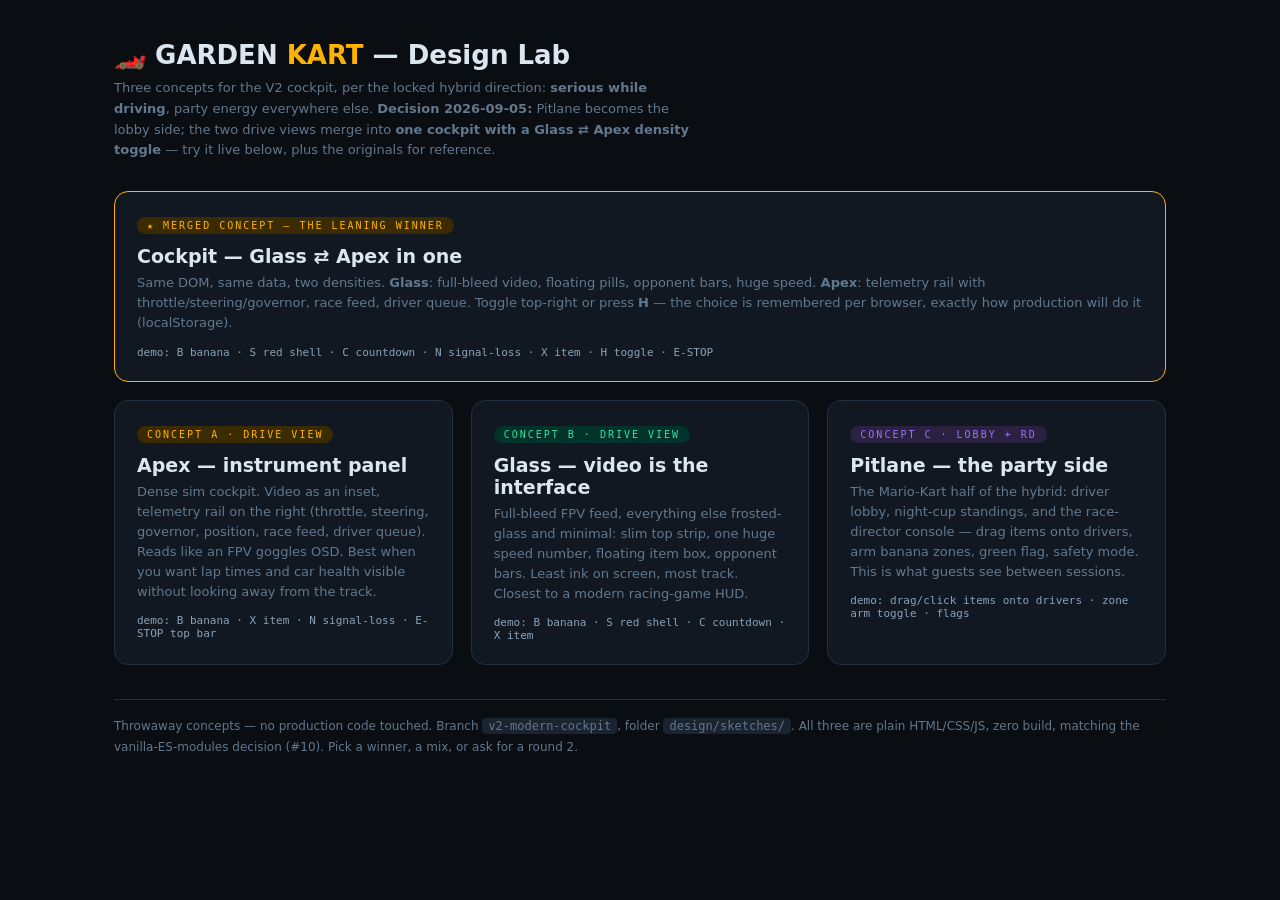
<file: design/sketches/index.html>
<!doctype html>
<html lang="en">
<head>
<meta charset="utf-8">
<meta name="viewport" content="width=device-width, initial-scale=1">
<title>Garden Kart — Design Lab</title>
<style>
  :root{--bg:#0a0d12;--card:#121821;--line:#22303f;--fg:#dbe6f0;--dim:#61788e;
        --amber:#ffb300;--mint:#35e0a1;--grape:#9775fa;
        --font:"Segoe UI",system-ui,sans-serif;--mono:"Cascadia Code",Consolas,monospace}
  *{box-sizing:border-box;margin:0;padding:0}
  body{background:var(--bg);color:var(--fg);font-family:var(--font);padding:40px 24px;max-width:1100px;margin:auto}
  h1{font-size:26px;font-weight:800}
  h1 span{color:var(--amber)}
  .lead{color:var(--dim);margin:8px 0 30px;max-width:70ch;line-height:1.6}
  .grid{display:grid;grid-template-columns:repeat(auto-fit,minmax(300px,1fr));gap:18px}
  a.card{display:block;background:var(--card);border:1px solid var(--line);border-radius:14px;
     padding:22px;text-decoration:none;color:inherit;transition:.15s}
  a.card:hover{transform:translateY(-3px);border-color:var(--fg)}
  .tag{font-family:var(--mono);font-size:10px;letter-spacing:.2em;padding:3px 10px;border-radius:99px}
  .a .tag{background:#3a2c00;color:var(--amber)} .b .tag{background:#00332a;color:var(--mint)}
  .c .tag{background:#2b2140;color:var(--grape)}
  h2{margin:12px 0 6px;font-size:19px}
  p{color:var(--dim);font-size:13px;line-height:1.55}
  .keys{margin-top:12px;font-family:var(--mono);font-size:11px;color:#8aa2b8}
  footer{margin-top:34px;color:var(--dim);font-size:12px;line-height:1.7;border-top:1px solid var(--line);padding-top:16px}
  code{font-family:var(--mono);background:#1a2430;padding:1px 6px;border-radius:4px}
</style>
</head>
<body>
<h1>🏎️ GARDEN <span>KART</span> — Design Lab</h1>
<p class="lead">Three concepts for the V2 cockpit, per the locked hybrid direction:
<b>serious while driving</b>, party energy everywhere else. <b>Decision 2026-09-05:</b>
Pitlane becomes the lobby side; the two drive views merge into <b>one cockpit with a
Glass ⇄ Apex density toggle</b> — try it live below, plus the originals for reference.</p>

<div class="grid">
  <a class="card d" href="cockpit.html" style="grid-column:1/-1;border-color:var(--amber)">
    <span class="tag" style="background:#3a2c00;color:var(--amber)">★ MERGED CONCEPT — THE LEANING WINNER</span>
    <h2>Cockpit — Glass ⇄ Apex in one</h2>
    <p>Same DOM, same data, two densities. <b>Glass</b>: full-bleed video, floating pills,
    opponent bars, huge speed. <b>Apex</b>: telemetry rail with throttle/steering/governor,
    race feed, driver queue. Toggle top-right or press <b>H</b> — the choice is remembered per
    browser, exactly how production will do it (localStorage).</p>
    <div class="keys">demo: B banana · S red shell · C countdown · N signal-loss · X item · H toggle · E-STOP</div>
  </a>
  <a class="card a" href="apex.html">
    <span class="tag">CONCEPT A · DRIVE VIEW</span>
    <h2>Apex — instrument panel</h2>
    <p>Dense sim cockpit. Video as an inset, telemetry rail on the right (throttle, steering,
    governor, position, race feed, driver queue). Reads like an FPV goggles OSD. Best when you
    want lap times and car health visible without looking away from the track.</p>
    <div class="keys">demo: B banana · X item · N signal-loss · E-STOP top bar</div>
  </a>
  <a class="card b" href="glass.html">
    <span class="tag">CONCEPT B · DRIVE VIEW</span>
    <h2>Glass — video is the interface</h2>
    <p>Full-bleed FPV feed, everything else frosted-glass and minimal: slim top strip, one huge
    speed number, floating item box, opponent bars. Least ink on screen, most track. Closest to
    a modern racing-game HUD.</p>
    <div class="keys">demo: B banana · S red shell · C countdown · X item</div>
  </a>
  <a class="card c" href="pitlane.html">
    <span class="tag">CONCEPT C · LOBBY + RD</span>
    <h2>Pitlane — the party side</h2>
    <p>The Mario-Kart half of the hybrid: driver lobby, night-cup standings, and the race-director
    console — drag items onto drivers, arm banana zones, green flag, safety mode. This is what
    guests see between sessions.</p>
    <div class="keys">demo: drag/click items onto drivers · zone arm toggle · flags</div>
  </a>
</div>

<footer>
  Throwaway concepts — no production code touched. Branch <code>v2-modern-cockpit</code>,
  folder <code>design/sketches/</code>. All three are plain HTML/CSS/JS, zero build, matching the
  vanilla-ES-modules decision (#10). Pick a winner, a mix, or ask for a round 2.
</footer>
</body>
</html>
</file>
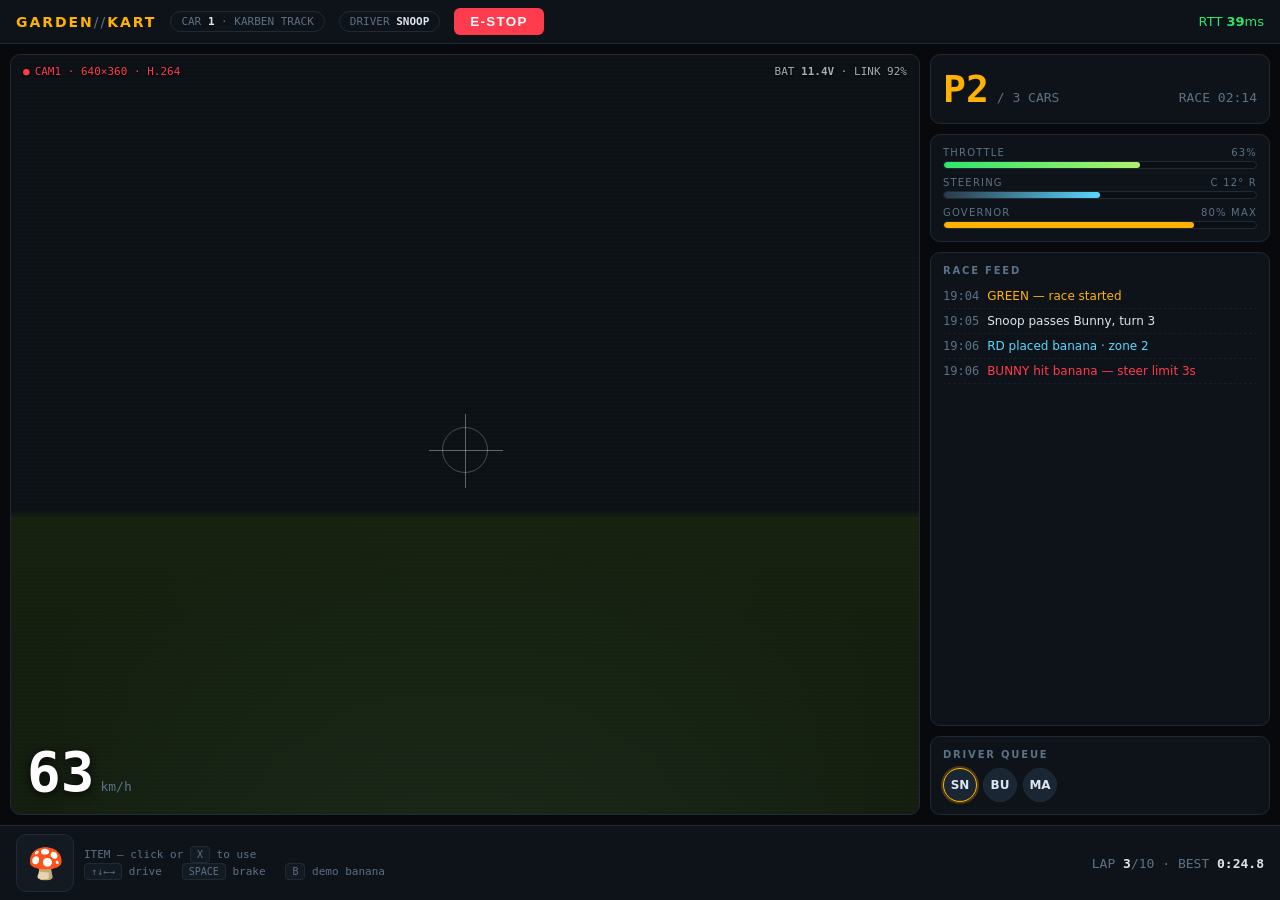
<file: design/sketches/apex.html>
<!doctype html>
<html lang="en">
<head>
<meta charset="utf-8">
<meta name="viewport" content="width=device-width, initial-scale=1">
<title>Garden Kart · Concept A “Apex” — sim rail</title>
<style>
  /* ── Concept A: APEX ─────────────────────────────────────
     Stance: serious instrument panel while driving.
     Video is an inset; data density wins. Race-day dusk palette. */
  :root{
    --bg:#07090c; --panel:#0e1319; --panel2:#131a22; --line:#1f2a36;
    --fg:#dbe6f0; --dim:#5c7186; --accent:#ffb300;      /* kart amber */
    --good:#2ee66b; --warn:#ffcc00; --bad:#ff3b4e;
    --telemetry:#59d8ff;
    --font:"Segoe UI",system-ui,-apple-system,Roboto,Arial,sans-serif;
    --mono:"Cascadia Code","Consolas",ui-monospace,monospace;
  }
  *{box-sizing:border-box;margin:0;padding:0}
  html,body{height:100%}
  body{background:var(--bg);color:var(--fg);font-family:var(--font);font-size:13px;
       display:grid;grid-template-rows:auto 1fr auto;overflow:hidden}

  header{display:flex;align-items:center;gap:14px;padding:8px 16px;
         background:var(--panel);border-bottom:1px solid var(--line)}
  .logo{font-weight:800;letter-spacing:.14em;color:var(--accent);font-size:14px}
  .logo span{color:var(--dim);font-weight:400}
  .chip{font-family:var(--mono);font-size:11px;padding:3px 10px;border-radius:99px;
        border:1px solid var(--line);color:var(--dim)}
  .chip b{color:var(--fg)}
  #lat{margin-left:auto}
  #lat.good{color:var(--good);border-color:#1c4a2c}
  .esp{background:var(--bad);color:#fff;border:none;font-weight:800;letter-spacing:.1em;
       padding:6px 16px;border-radius:6px;cursor:pointer}
  .esp.armed{animation:pulse 1s infinite}
  @keyframes pulse{50%{opacity:.55}}

  main{display:grid;grid-template-columns:1fr 340px;gap:10px;padding:10px;min-height:0}

  /* video stage */
  .stage{position:relative;border:1px solid var(--line);border-radius:10px;overflow:hidden;
         background:
           radial-gradient(120% 90% at 50% 110%, #1c2a1a 0%, transparent 55%),
           linear-gradient(#0c1116 60%, #16210f 61%, #101a0c 100%)}
  .stage .scan{position:absolute;inset:0;background:
      repeating-linear-gradient(0deg,transparent 0 3px,rgba(255,255,255,.012) 3px 4px)}
  .crosshair{position:absolute;left:50%;top:52%;width:46px;height:46px;transform:translate(-50%,-50%);
      border:1px solid rgba(255,255,255,.25);border-radius:50%}
  .crosshair::before,.crosshair::after{content:"";position:absolute;background:rgba(255,255,255,.35)}
  .crosshair::before{left:50%;top:-14px;width:1px;height:74px}
  .crosshair::after{top:50%;left:-14px;height:1px;width:74px}
  .osd{position:absolute;font-family:var(--mono);font-size:11px;color:rgba(219,230,240,.75);
       text-shadow:0 1px 2px #000}
  .osd.tl{top:10px;left:12px} .osd.tr{top:10px;right:12px;text-align:right}
  .rec{color:var(--bad)} .rec::before{content:"●";margin-right:5px;animation:pulse 1.4s infinite}
  .nosig{position:absolute;inset:0;display:none;place-items:center;background:#000d;
         font-family:var(--mono);letter-spacing:.3em;color:var(--bad)}

  /* speed gauge bottom-left of video */
  .spd{position:absolute;left:16px;bottom:14px;display:flex;align-items:baseline;gap:6px}
  .spd .n{font-family:var(--mono);font-size:56px;font-weight:700;color:#fff;line-height:1;
          text-shadow:0 2px 10px rgba(0,0,0,.8)}
  .spd .u{color:var(--dim);font-family:var(--mono)}

  /* right rail */
  aside{display:grid;grid-template-rows:auto auto 1fr auto;gap:10px;min-height:0}
  .card{background:var(--panel);border:1px solid var(--line);border-radius:10px;padding:12px}
  .card h3{font-size:10px;letter-spacing:.18em;color:var(--dim);margin-bottom:8px}
  .pos{display:flex;align-items:baseline;gap:8px}
  .pos .p{font-family:var(--mono);font-size:38px;font-weight:800;color:var(--accent)}
  .pos .of{color:var(--dim);font-family:var(--mono)}
  .kv{display:grid;grid-template-columns:1fr auto;row-gap:6px;font-family:var(--mono);font-size:12px}
  .kv .k{color:var(--dim)}
  .bars{display:flex;flex-direction:column;gap:8px}
  .bar label{display:flex;justify-content:space-between;font-size:10px;
             letter-spacing:.12em;color:var(--dim);margin-bottom:3px}
  .bar .track{height:8px;border-radius:4px;background:#0a0f14;border:1px solid var(--line);overflow:hidden}
  .bar .fill{height:100%;border-radius:4px}
  .thr .fill{width:62%;background:linear-gradient(90deg,var(--good),#aef26a)}
  .strk .fill{width:50%;background:linear-gradient(90deg,#2a3947,var(--telemetry))}
  .gov .fill{width:80%;background:var(--accent)}

  .feed{min-height:0;overflow:auto}
  .feed li{list-style:none;display:flex;gap:8px;padding:5px 0;border-bottom:1px dashed #16202b;
           font-size:12px}
  .feed time{color:var(--dim);font-family:var(--mono);flex:none}
  .feed .sys{color:var(--telemetry)} .feed .hit{color:var(--bad)} .feed .race{color:var(--accent)}

  /* driver queue */
  .queue{display:flex;gap:6px;flex-wrap:wrap}
  .avatar{width:34px;height:34px;border-radius:50%;display:grid;place-items:center;
          font-weight:700;font-size:12px;background:#1a2634;border:1px solid var(--line)}
  .avatar.active{border-color:var(--accent);box-shadow:0 0 0 2px rgba(255,179,0,.25)}

  footer{display:flex;gap:10px;align-items:center;padding:8px 16px;background:var(--panel);
         border-top:1px solid var(--line)}
  .item{width:58px;height:58px;border-radius:10px;background:var(--panel2);border:1px solid var(--line);
        display:grid;place-items:center;font-size:30px;cursor:pointer;transition:transform .15s}
  .item.rolling{animation:roll .4s steps(6) 1}
  @keyframes roll{from{transform:rotateX(0)}to{transform:rotateX(360deg)}}
  .hint{color:var(--dim);font-family:var(--mono);font-size:11px}
  .laps{margin-left:auto;font-family:var(--mono);color:var(--dim)}
  .laps b{color:var(--fg)}
  .keys{display:flex;gap:4px}
  .key{font-family:var(--mono);font-size:10px;border:1px solid var(--line);border-radius:4px;
       padding:2px 6px;color:var(--dim);background:var(--panel2)}

  /* banana effect demo */
  body.banana .stage{filter:hue-rotate(-25deg) saturate(.6)}
  body.banana{outline:3px solid var(--bad)}
  #toasts{position:fixed;left:50%;top:64px;transform:translateX(-50%);display:flex;
          flex-direction:column;gap:6px;align-items:center;z-index:50}
  .toast{background:#000c;border:1px solid var(--line);border-radius:8px;padding:8px 18px;
         font-family:var(--mono);letter-spacing:.12em;animation:fade 2.4s forwards}
  .toast.bad{border-color:var(--bad);color:var(--bad)}
  .toast.good{border-color:var(--good);color:var(--good)}
  @keyframes fade{0%{opacity:0;transform:translateY(-8px)}12%{opacity:1;transform:none}
                  80%{opacity:1}100%{opacity:0}}
</style>
</head>
<body>
<header>
  <div class="logo">GARDEN<span>//</span>KART</div>
  <div class="chip">CAR <b>1</b> · KARBEN TRACK</div>
  <div class="chip">DRIVER <b id="drv">SNOOP</b></div>
  <button class="esp" id="esp">E-STOP</button>
  <div class="chip good" id="lat">RTT <b>46</b>ms</div>
</header>

<main>
  <section class="stage">
    <div class="scan"></div>
    <div class="crosshair"></div>
    <div class="osd tl rec">CAM1 · 640×360 · H.264</div>
    <div class="osd tr">BAT <b>11.4V</b> · LINK 92%</div>
    <div class="spd"><span class="n" id="spd">62</span><span class="u">km/h</span></div>
    <div class="nosig" id="nosig">NO&nbsp;SIGNAL</div>
  </section>

  <aside>
    <div class="card pos">
      <span class="p" id="place">P2</span><span class="of">/ 3 CARS</span>
      <span style="margin-left:auto;font-family:var(--mono);color:var(--dim)" id="clock">RACE 02:14</span>
    </div>

    <div class="card bars">
      <div class="bar thr"><label><span>THROTTLE</span><span id="thrt">62%</span></label>
        <div class="track"><div class="fill" id="thrf"></div></div></div>
      <div class="bar strk"><label><span>STEERING</span><span>C 12° R</span></label>
        <div class="track"><div class="fill"></div></div></div>
      <div class="bar gov"><label><span>GOVERNOR</span><span>80% MAX</span></label>
        <div class="track"><div class="fill"></div></div></div>
    </div>

    <div class="card feed">
      <h3>RACE FEED</h3>
      <ul id="feed">
        <li><time>19:04</time><span class="race">GREEN — race started</span></li>
        <li><time>19:05</time><span>Snoop passes Bunny, turn 3</span></li>
        <li><time>19:06</time><span class="sys">RD placed banana · zone 2</span></li>
        <li><time>19:06</time><span class="hit">BUNNY hit banana — steer limit 3s</span></li>
      </ul>
    </div>

    <div class="card">
      <h3>DRIVER QUEUE</h3>
      <div class="queue">
        <div class="avatar active" title="Snoop (driving)">SN</div>
        <div class="avatar" title="Bunny">BU</div>
        <div class="avatar" title="Max">MA</div>
      </div>
    </div>
  </aside>
</main>

<footer>
  <div class="item" id="itembox" title="Press X / click to use">🍄</div>
  <div>
    <div class="hint">ITEM — click or <span class="key">X</span> to use</div>
    <div class="hint" style="margin-top:4px">
      <span class="key">↑↓←→</span> drive &nbsp;
      <span class="key">SPACE</span> brake &nbsp;
      <span class="key">B</span> demo banana
    </div>
  </div>
  <div class="laps">LAP <b id="lap">3</b>/10 · BEST <b>0:24.8</b></div>
</footer>

<div id="toasts"></div>

<script>
  // fake telemetry loop
  const $=s=>document.querySelector(s);
  let v=62;
  setInterval(()=>{
    v=Math.max(0,Math.min(97,v+(Math.random()*7-3.2)));
    $('#spd').textContent=Math.round(v);
    $('#thrt').textContent=Math.round(v)+'%';
    $('#thrf').style.width=v+'%';
  },350);
  let ms=46;
  setInterval(()=>{ ms=Math.max(18,ms+Math.round(Math.random()*16-8));
    const el=$('#lat'); el.innerHTML='RTT <b>'+ms+'</b>ms';
    el.className=ms<80?'good':(ms<200?'':'bad');
    el.style.borderColor=ms<80?'#1c4a2c':(ms<200?'#4a441c':'#4a1c22');
    el.style.color=ms<80?'var(--good)':(ms<200?'var(--warn)':'var(--bad)');
  },900);
  function toast(t,cls){const d=document.createElement('div');d.className='toast '+(cls||'');
    d.textContent=t;$('#toasts').append(d);setTimeout(()=>d.remove(),2400);}
  $('#itembox').onclick=()=>{const it=$('#itembox');it.classList.remove('rolling');void it.offsetWidth;
    it.classList.add('rolling');toast('BOOST ENGAGED — 100% UNLOCKED','good');
    document.querySelector('.gov .fill').style.width='100%';
    document.querySelector('.gov label span:last-child').textContent='BOOST 100%';};
  addEventListener('keydown',e=>{
    if(e.key==='b'||e.key==='B'){document.body.classList.add('banana');
      toast('🍌 BANANA! STEER LIMIT 3s','bad');setTimeout(()=>document.body.classList.remove('banana'),3000);}
    if(e.key==='x'||e.key==='X')$('#itembox').click();});
  $('#esp').onclick=()=>{const b=$('#esp');b.classList.toggle('armed');
    toast(b.classList.contains('armed')?'E-STOP ENGAGED':'E-STOP released',
          b.classList.contains('armed')?'bad':'good');};
  // video blip demo: press N
  addEventListener('keydown',e=>{if(e.key==='n'||e.key==='N')
    $('#nosig').style.display='grid';});
</script>
</body>
</html>
</file>
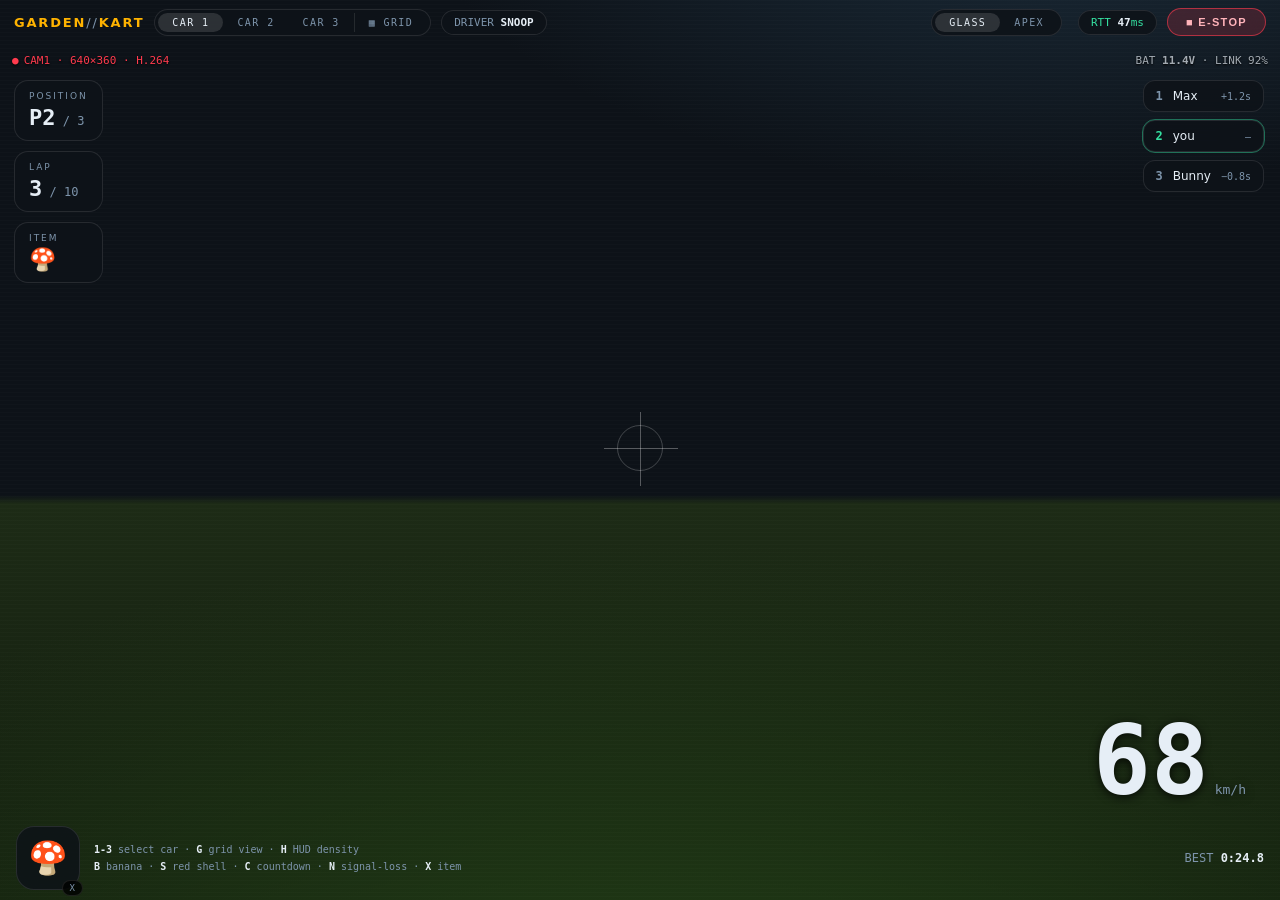
<file: design/sketches/cockpit.html>
<!doctype html>
<html lang="en">
<head>
<meta charset="utf-8">
<meta name="viewport" content="width=device-width, initial-scale=1">
<title>Garden Kart — Merged Cockpit (Glass ⇄ Apex)</title>
<style>
  /* ── MERGED CONCEPT ──────────────────────────────────────
     ONE drive view, TWO densities. Same DOM, same data.
     mode-glass: video full-bleed, floating pills, big speed.
     mode-apex : video inset, telemetry rail expanded (feed,
                 queue, governor). Toggle H or top-bar switch;
                 choice persists in localStorage.
     Stolen wholesale: Glass countdown + item box + opponent
     bars · Apex race feed + governor bar + E-STOP pulse. */
  :root{
    --bg:#07090c; --panel:rgba(14,19,25,.88); --panel2:#131a22;
    --line:rgba(255,255,255,.10); --line-hard:#1f2a36;
    --fg:#e6eef6; --dim:#7d94ab;
    --amber:#ffb300; --mint:#35e0a1; --bad:#ff3b4e; --warn:#ffd23f;
    --tele:#59d8ff;
    --font:"Segoe UI",system-ui,-apple-system,Roboto,sans-serif;
    --mono:"Cascadia Code","Consolas",ui-monospace,monospace;
    --glass:blur(14px) saturate(1.25);
  }
  *{box-sizing:border-box;margin:0;padding:0}
  html,body{height:100%}
  body{font-family:var(--font);color:var(--fg);font-size:13px;overflow:hidden;
       display:grid;grid-template-rows:auto 1fr auto;
       background:
         radial-gradient(140% 100% at 50% 118%, #234017 0%, transparent 58%),
         radial-gradient(90% 60% at 82% -12%, #1b2c3a 0%, transparent 55%),
         linear-gradient(#0d1218 55%, #1d2b16 56%, #121c0e 100%)}
  .scan{position:fixed;inset:0;pointer-events:none;z-index:1;
        background:repeating-linear-gradient(0deg,transparent 0 3px,rgba(255,255,255,.014) 3px 4px)}

  /* ══ top bar ═══════════════════════════════════════════ */
  header{position:relative;z-index:20;display:flex;align-items:center;gap:10px;
         padding:8px 14px}
  .logo{font-weight:800;letter-spacing:.14em;color:var(--amber);font-size:13px}
  .logo span{color:var(--dim);font-weight:400}
  .glassbar{background:var(--panel);backdrop-filter:var(--glass);
            border:1px solid var(--line);border-radius:99px}
  .chip{font-family:var(--mono);font-size:11px;padding:5px 12px;color:var(--dim)}
  .chip b{color:var(--fg)}
  .switch{display:flex;padding:3px;border-radius:99px}
  .switch button{font:inherit;font-family:var(--mono);font-size:10px;letter-spacing:.14em;
    background:none;border:none;color:var(--dim);padding:4px 14px;border-radius:99px;cursor:pointer}
  .switch button.on{background:rgba(255,255,255,.13);color:var(--fg)}
  .esp{border:none;border-radius:99px;padding:7px 18px;font-weight:800;font-size:11px;
       letter-spacing:.12em;cursor:pointer;background:rgba(255,59,78,.18);
       border:1px solid rgba(255,59,78,.6);color:#ffb3ba;backdrop-filter:blur(8px)}
  .esp.armed{background:var(--bad);color:#fff;animation:pulse 1s infinite}
  @keyframes pulse{50%{opacity:.55}}
  #lat{margin-left:6px}

  /* ══ stage (video) ═════════════════════════════════════ */
  main{position:relative;min-height:0;padding:0 14px 10px;z-index:2;
       display:grid;grid-template-columns:1fr 0px;gap:12px;transition:grid-template-columns .35s}
  body.mode-apex main{grid-template-columns:1fr 330px}
  .stage{position:relative;border:1px solid var(--line-hard);border-radius:12px;overflow:hidden;
         margin:0;transition:margin .35s,border-radius .35s}
  body.mode-glass .stage{position:absolute;inset:0;border:none;border-radius:0;margin:0}
  .crosshair{position:absolute;left:50%;top:52%;width:46px;height:46px;transform:translate(-50%,-50%);
      border:1px solid rgba(255,255,255,.22);border-radius:50%}
  .crosshair::before,.crosshair::after{content:"";position:absolute;background:rgba(255,255,255,.3)}
  .crosshair::before{left:50%;top:-14px;width:1px;height:74px}
  .crosshair::after{top:50%;left:-14px;height:1px;width:74px}
  .osd{position:absolute;font-family:var(--mono);font-size:11px;color:rgba(230,238,246,.7);
       text-shadow:0 1px 2px #000;z-index:3}
  .osd.tl{top:10px;left:12px} .osd.tr{top:10px;right:12px;text-align:right}
  .rec{color:var(--bad)} .rec::before{content:"●";margin-right:5px;animation:pulse 1.4s infinite}
  .nosig{position:absolute;inset:0;display:none;place-items:center;background:#000d;
         font-family:var(--mono);letter-spacing:.3em;color:var(--bad);z-index:6}

  /* speed — small & inset in apex, huge & floating in glass */
  .spd{position:absolute;z-index:5;display:flex;align-items:baseline;gap:6px;transition:.35s;
       left:16px;bottom:14px;text-shadow:0 2px 10px rgba(0,0,0,.8)}
  body.mode-glass .spd{left:auto;right:34px;bottom:16px}
  .spd .n{font-family:var(--mono);font-weight:800;line-height:.9;transition:.35s;font-size:56px}
  body.mode-glass .spd .n{font-size:96px}
  .spd .u{color:var(--dim);font-family:var(--mono)}

  /* ══ grid view (spectate all cars) ═════════════════════ */
  .gridview{display:none;grid-template-columns:repeat(3,1fr);gap:12px;min-height:0}
  body.view-grid .gridview{display:grid}
  body.view-grid .stage{display:none}
  .tile{position:relative;border:1px solid var(--line-hard);border-radius:12px;overflow:hidden;
        cursor:pointer;transition:transform .15s,border-color .15s;
        background:
          radial-gradient(120% 90% at 50% 115%, #1c2a1a 0%, transparent 55%),
          linear-gradient(#0c1116 60%, #16210f 61%, #101a0c 100%)}
  .tile:hover{transform:translateY(-3px);border-color:var(--amber)}
  .tile .cam{position:absolute;top:10px;left:12px;font-family:var(--mono);font-size:11px;
             color:rgba(230,238,246,.75);text-shadow:0 1px 2px #000}
  .tile .st{position:absolute;top:10px;right:12px;font-family:var(--mono);font-size:9px;
            letter-spacing:.15em;padding:3px 8px;border-radius:99px}
  .st.live{background:rgba(53,224,161,.15);color:var(--mint);border:1px solid rgba(53,224,161,.4)}
  .st.off{background:rgba(255,59,78,.15);color:var(--bad);border:1px solid rgba(255,59,78,.4)}
  .st.idle{background:rgba(255,210,63,.12);color:var(--warn);border:1px solid rgba(255,210,63,.35)}
  .tile .info{position:absolute;left:12px;bottom:10px;font-family:var(--mono);font-size:11px;color:var(--fg)}
  .tile .info small{color:var(--dim)}
  .tile .tspeed{position:absolute;right:12px;bottom:8px;font-family:var(--mono);
                font-size:26px;font-weight:800;text-shadow:0 2px 8px #000}
  .tile .tspeed small{font-size:10px;color:var(--dim);font-weight:400}
  .tile.nosig{display:grid;place-items:center;background:#05070a}
  .tile.nosig .msg{font-family:var(--mono);letter-spacing:.3em;color:var(--bad);font-size:12px}
  .gridhint{position:absolute;top:52px;left:50%;transform:translateX(-50%);z-index:30;
            font-family:var(--mono);font-size:10px;color:var(--dim);background:#000a;
            padding:4px 14px;border-radius:99px;border:1px solid var(--line)}

  /* ══ floating pills (glass mode) ═══════════════════════ */
  .pills{position:absolute;top:36px;left:14px;display:none;flex-direction:column;gap:10px;z-index:4}
  body.mode-glass .pills{display:flex}
  .pill{background:var(--panel);backdrop-filter:var(--glass);border:1px solid var(--line);
        border-radius:14px;padding:10px 14px}
  .pill .lbl{font-size:9px;letter-spacing:.22em;color:var(--dim);margin-bottom:4px}
  .pill .big{font-family:var(--mono);font-size:22px;font-weight:700}
  .pill .big small{font-size:12px;color:var(--dim);font-weight:400}
  .opp{position:absolute;right:16px;top:36px;display:none;flex-direction:column;gap:8px;z-index:4}
  body.mode-glass .opp{display:flex}
  .opprow{background:var(--panel);backdrop-filter:var(--glass);border:1px solid var(--line);
          border-radius:12px;padding:8px 12px;display:grid;grid-template-columns:auto 1fr auto;
          gap:10px;font-size:12px;align-items:center}
  .opprow .r{font-family:var(--mono);font-weight:800;color:var(--dim)}
  .opprow.me .r{color:var(--mint)}
  .opprow.me{outline:1px solid rgba(53,224,161,.45)}
  .opprow .g{font-family:var(--mono);font-size:10px;color:var(--dim)}

  /* ══ telemetry rail (apex mode) ════════════════════════ */
  aside{display:none;grid-template-rows:auto auto 1fr auto;gap:10px;min-height:0;z-index:4}
  body.mode-apex aside{display:grid}
  .card{background:var(--panel);border:1px solid var(--line-hard);border-radius:12px;padding:12px}
  .card h3{font-size:10px;letter-spacing:.18em;color:var(--dim);margin-bottom:8px}
  .pos{display:flex;align-items:baseline;gap:8px}
  .pos .p{font-family:var(--mono);font-size:34px;font-weight:800;color:var(--amber)}
  .pos .of{color:var(--dim);font-family:var(--mono);font-size:12px}
  .clock{margin-left:auto;font-family:var(--mono);color:var(--dim);font-size:12px}
  .bars{display:flex;flex-direction:column;gap:8px}
  .bar label{display:flex;justify-content:space-between;font-size:10px;
             letter-spacing:.12em;color:var(--dim);margin-bottom:3px}
  .bar .track{height:8px;border-radius:4px;background:#0a0f14;border:1px solid var(--line-hard);overflow:hidden}
  .bar .fill{height:100%;border-radius:4px;transition:width .3s}
  .thr .fill{width:62%;background:linear-gradient(90deg,var(--mint),#b6f5a2)}
  .strk .fill{width:55%;background:linear-gradient(90deg,#2a3947,var(--tele))}
  .gov .fill{width:80%;background:var(--amber)}
  .feed{min-height:0;overflow:auto}
  .feed li{list-style:none;display:flex;gap:8px;padding:5px 0;border-bottom:1px dashed #16202b;font-size:12px}
  .feed time{color:var(--dim);font-family:var(--mono);flex:none}
  .feed .sys{color:var(--tele)} .feed .hit{color:var(--bad)} .feed .race{color:var(--amber)}
  .queue{display:flex;gap:6px;flex-wrap:wrap}
  .avatar{width:34px;height:34px;border-radius:50%;display:grid;place-items:center;
          font-weight:700;font-size:13px;background:#1a2634;border:1px solid var(--line-hard)}
  .avatar.active{border-color:var(--amber);box-shadow:0 0 0 2px rgba(255,179,0,.25)}

  /* ══ footer / item ═════════════════════════════════════ */
  footer{position:relative;z-index:20;display:flex;align-items:center;gap:14px;padding:6px 16px 10px}
  .item{width:64px;height:64px;border-radius:18px;display:grid;place-items:center;font-size:32px;
        cursor:pointer;background:var(--panel);backdrop-filter:var(--glass);
        border:1px solid var(--line);transition:transform .15s;position:relative}
  .item:hover{transform:scale(1.07)}
  .item.rolling{animation:roll .4s steps(6) 1}
  @keyframes roll{from{transform:rotateX(0)}to{transform:rotateX(360deg)}}
  .item .use{position:absolute;bottom:-7px;right:-4px;font-family:var(--mono);font-size:9px;
    padding:2px 7px;border-radius:99px;background:#000c;border:1px solid var(--line);color:var(--dim)}
  .hint{color:var(--dim);font-family:var(--mono);font-size:10px;line-height:1.7}
  .hint b{color:var(--fg)}
  .laps{margin-left:auto;font-family:var(--mono);color:var(--dim);font-size:12px}
  .laps b{color:var(--fg)}

  /* ══ overlays ══════════════════════════════════════════ */
  .count{position:fixed;inset:0;display:none;place-items:center;z-index:40;background:rgba(0,0,0,.35)}
  .count .n{font-family:var(--mono);font-size:170px;font-weight:800;text-shadow:0 0 60px #000;color:#fff}
  .flash{position:fixed;inset:0;pointer-events:none;z-index:30;opacity:0}
  .flash.banana{background:radial-gradient(60% 60% at 50% 100%,rgba(255,210,63,.35),transparent)}
  .flash.shell{background:radial-gradient(80% 80% at 50% 50%,rgba(255,59,78,.5),transparent)}
  .flash.go{animation:fl 1.6s}
  @keyframes fl{0%,100%{opacity:0}20%{opacity:1}70%{opacity:.8}}
  body.banana .stage{filter:hue-rotate(-25deg) saturate(.6)}
  #toasts{position:fixed;left:50%;top:60px;transform:translateX(-50%);display:flex;
          flex-direction:column;gap:6px;align-items:center;z-index:50}
  .toast{background:#000c;border:1px solid var(--line-hard);border-radius:8px;padding:8px 18px;
         font-family:var(--mono);letter-spacing:.12em;animation:fade 2.4s forwards}
  .toast.bad{border-color:var(--bad);color:var(--bad)}
  .toast.good{border-color:var(--mint);color:var(--mint)}
  @keyframes fade{0%{opacity:0;transform:translateY(-8px)}12%{opacity:1}80%{opacity:1}100%{opacity:0}}
</style>
</head>
<body class="mode-glass">
<div class="scan"></div>

<header>
  <div class="logo">GARDEN<span>//</span>KART</div>
  <div class="switch glassbar" id="carseg">
    <button class="on" data-car="1">CAR 1</button>
    <button data-car="2">CAR 2</button>
    <button data-car="3">CAR 3</button>
    <button id="mGrid" style="border-left:1px solid var(--line);border-radius:0">▦ GRID</button>
  </div>
  <div class="chip glassbar">DRIVER <b id="drv">SNOOP</b></div>
  <div style="flex:1"></div>
  <div class="switch glassbar">
    <button id="mGlass">GLASS</button><button id="mApex">APEX</button>
  </div>
  <div class="chip glassbar" id="lat" style="border:1px solid var(--line);border-radius:99px">RTT <b>42</b>ms</div>
  <button class="esp" id="esp">■ E-STOP</button>
</header>

<main>
  <!-- grid view: spectate all cars, click a tile to take that car -->
  <section class="gridview" id="gridview">
    <div class="tile" data-car="1">
      <span class="cam">CAM1 · H.264</span><span class="st live">LIVE</span>
      <div class="info">SNOOP <small>· lap 3 · P2</small></div>
      <div class="tspeed"><span class="tspd-n">62</span><small>km/h</small></div>
    </div>
    <div class="tile" data-car="2">
      <span class="cam">CAM2 · H.264</span><span class="st live">LIVE</span>
      <div class="info">MAX <small>· lap 3 · P1</small></div>
      <div class="tspeed"><span class="tspd-n">71</span><small>km/h</small></div>
    </div>
    <div class="tile nosig" data-car="3">
      <span class="cam">CAM3</span><span class="st off">OFFLINE</span>
      <div class="msg">NO&nbsp;SIGNAL</div>
      <div class="info">BUNNY <small>· car asleep</small></div>
    </div>
  </section>

  <section class="stage">
    <div class="crosshair"></div>
    <div class="osd tl rec">CAM1 · 640×360 · H.264</div>
    <div class="osd tr">BAT <b>11.4V</b> · LINK 92%</div>
    <div class="nosig" id="nosig">NO&nbsp;SIGNAL</div>

    <!-- floating glass HUD -->
    <div class="pills">
      <div class="pill"><div class="lbl">POSITION</div>
        <div class="big">P<span id="placeG">2</span><small> / 3</small></div></div>
      <div class="pill"><div class="lbl">LAP</div>
        <div class="big"><span id="lapG">3</span><small> / 10</small></div></div>
      <div class="pill"><div class="lbl">ITEM</div>
        <div class="big" id="itemG">🍄</div></div>
    </div>
    <div class="opp">
      <div class="opprow"><span class="r">1</span><span>Max</span><span class="g">+1.2s</span></div>
      <div class="opprow me"><span class="r">2</span><span>you</span><span class="g">—</span></div>
      <div class="opprow"><span class="r">3</span><span>Bunny</span><span class="g">−0.8s</span></div>
    </div>

    <div class="spd"><span class="n" id="spd">62</span><span class="u">km/h</span></div>
  </section>

  <!-- apex telemetry rail -->
  <aside>
    <div class="card pos">
      <span class="p" id="placeA">P2</span><span class="of">/ 3 CARS</span>
      <span class="clock" id="clock">RACE 02:14</span>
    </div>
    <div class="card bars">
      <div class="bar thr"><label><span>THROTTLE</span><span id="thrt">62%</span></label>
        <div class="track"><div class="fill" id="thrf"></div></div></div>
      <div class="bar strk"><label><span>STEERING</span><span id="strt">C 12° R</span></label>
        <div class="track"><div class="fill" id="strf"></div></div></div>
      <div class="bar gov"><label><span>GOVERNOR</span><span id="govt">80% MAX</span></label>
        <div class="track"><div class="fill" id="govf"></div></div></div>
    </div>
    <div class="card feed">
      <h3>RACE FEED</h3>
      <ul id="feed">
        <li><time>19:04</time><span class="race">GREEN — race started</span></li>
        <li><time>19:05</time><span>Snoop passes Bunny, turn 3</span></li>
        <li><time>19:06</time><span class="sys">RD placed banana · zone 2</span></li>
        <li><time>19:06</time><span class="hit">BUNNY hit banana — steer limit 3s</span></li>
      </ul>
    </div>
    <div class="card">
      <h3>DRIVER QUEUE</h3>
      <div class="queue">
        <div class="avatar active">SN</div><div class="avatar">BU</div><div class="avatar">MA</div>
      </div>
    </div>
  </aside>
</main>

<footer>
  <div class="item" id="itembox" title="click or X">🍄<span class="use">X</span></div>
  <div class="hint">
    <b>1-3</b> select car · <b>G</b> grid view · <b>H</b> HUD density<br>
    <b>B</b> banana · <b>S</b> red shell · <b>C</b> countdown · <b>N</b> signal-loss · <b>X</b> item
  </div>
  <div class="laps">BEST <b>0:24.8</b></div>
</footer>

<div class="count" id="count"><div class="n">3</div></div>
<div class="flash" id="flash"></div>
<div id="toasts"></div>

<script>
const $=s=>document.querySelector(s);

/* ---- density toggle (persisted) ---- */
function setMode(m){
  document.body.classList.remove('mode-glass','mode-apex');
  document.body.classList.add('mode-'+m);
  $('#mGlass').classList.toggle('on',m==='glass');
  $('#mApex').classList.toggle('on',m==='apex');
  try{localStorage.setItem('gk-hud',m)}catch(e){}
}
let saved='glass';
try{saved=localStorage.getItem('gk-hud')||'glass'}catch(e){}
setMode(saved);
$('#mGlass').onclick=()=>setMode('glass');
$('#mApex').onclick=()=>setMode('apex');

/* ---- car selection + grid view ---- */
const CARS={1:{drv:'SNOOP'},2:{drv:'MAX'},3:{drv:'BUNNY'}};
let car=1, gridView=false;
function applyView(){
  document.body.classList.toggle('view-grid',gridView);
  document.querySelectorAll('#carseg [data-car]').forEach(b=>
    b.classList.toggle('on',!gridView&&+b.dataset.car===car));
  $('#mGrid').classList.toggle('on',gridView);
  $('#itembox').style.visibility=gridView?'hidden':'visible';
}
function selectCar(n){
  if(!CARS[n])return;
  if(n!==car){car=n;v=45+Math.random()*20;
    $('#drv').textContent=CARS[n].drv;
    document.querySelector('.osd.tl').textContent='CAM'+n+' · 640×360 · H.264';
    feedLine('Now viewing CAR '+n+' ('+CARS[n].drv+')','sys');}
  gridView=false;applyView();
}
document.querySelectorAll('#carseg [data-car]').forEach(b=>
  b.onclick=()=>selectCar(+b.dataset.car));
$('#mGrid').onclick=()=>{gridView=!gridView;applyView();};
document.querySelectorAll('.tile').forEach(t=>
  t.onclick=()=>selectCar(+t.dataset.car));
/* live tile speeds */
setInterval(()=>{document.querySelectorAll('.tile:not(.nosig) .tspd-n').forEach(el=>{
  const base=+el.textContent||60;el.textContent=Math.round(
    Math.max(0,Math.min(97,base+(Math.random()*8-4))));});},700);

/* ---- fake telemetry ---- */
let v=62, ms=42, steer=55;
setInterval(()=>{
  v=Math.max(0,Math.min(97,v+(Math.random()*7-3.2)));
  steer=50+Math.random()*30-15;
  $('#spd').textContent=Math.round(v);
  $('#thrt').textContent=Math.round(v)+'%';
  $('#thrf').style.width=v+'%';
  $('#strt').textContent=(steer>=50?'C '+Math.round(steer-50)+'° R':'C '+Math.round(50-steer)+'° L');
  $('#strf').style.width=steer+'%';
},320);
setInterval(()=>{
  ms=Math.max(18,ms+Math.round(Math.random()*16-8));
  const el=$('#lat');el.innerHTML='RTT <b>'+ms+'</b>ms';
  el.style.color=ms<80?'var(--mint)':(ms<200?'var(--warn)':'var(--bad)');
},900);

/* ---- race effects ---- */
function toast(t,cls){const d=document.createElement('div');d.className='toast '+(cls||'');
  d.textContent=t;$('#toasts').append(d);setTimeout(()=>d.remove(),2400);}
function flash(k){const f=$('#flash');f.className='flash '+k;void f.offsetWidth;f.classList.add('go');}
function feedLine(txt,cls){const li=document.createElement('li');
  li.innerHTML='<time>'+new Date().toTimeString().slice(0,5)+'</time><span class="'+(cls||'')+'">'+txt+'</span>';
  const f=$('#feed');f.prepend(li);while(f.children.length>12)f.lastChild.remove();}
$('#itembox').onclick=()=>{const it=$('#itembox');it.classList.remove('rolling');void it.offsetWidth;
  it.classList.add('rolling');toast('BOOST ENGAGED — 100% UNLOCKED','good');
  $('#govf').style.width='100%';$('#govt').textContent='BOOST 100%';
  feedLine('Snoop used 🍄 boost','sys');
  setTimeout(()=>{$('#govf').style.width='80%';$('#govt').textContent='80% MAX'},4000);};
addEventListener('keydown',e=>{
  const k=e.key.toLowerCase();
  if(k==='h')setMode(document.body.classList.contains('mode-glass')?'apex':'glass');
  if(k==='g'){gridView=!gridView;applyView();}
  if(['1','2','3'].includes(k))selectCar(+k);
  if(k==='x'&&!gridView)$('#itembox').click();
  if(k==='b'){flash('banana');document.body.classList.add('banana');
    toast('🍌 BANANA! STEER LIMIT 3s','bad');feedLine('Snoop hit banana — steer limit 3s','hit');
    setTimeout(()=>document.body.classList.remove('banana'),3000);}
  if(k==='s'){flash('shell');toast('🔴 RED SHELL — IMPACT','bad');
    feedLine('Red shell hits Snoop','hit');}
  if(k==='c'){const c=$('#count');let n=3;c.style.display='grid';c.querySelector('.n').textContent=n;
    const t=setInterval(()=>{n--;if(n<=0){clearInterval(t);c.style.display='none';
      feedLine('GREEN — race started','race');}
      else c.querySelector('.n').textContent=n;},900);}
  if(k==='n')$('#nosig').style.display=
    $('#nosig').style.display==='grid'?'none':'grid';
});
$('#esp').onclick=()=>{const b=$('#esp');b.classList.toggle('armed');
  b.textContent=b.classList.contains('armed')?'▶ RESUME':'■ E-STOP';
  toast(b.classList.contains('armed')?'E-STOP ENGAGED':'E-STOP released',
        b.classList.contains('armed')?'bad':'good');
  feedLine(b.classList.contains('armed')?'RD engaged E-STOP':'RD released E-STOP','hit');};
/* race clock */
let rs=134;setInterval(()=>{rs++;$('#clock').textContent='RACE '+
  String(Math.floor(rs/60)).padStart(2,'0')+':'+String(rs%60).padStart(2,'0');},1000);
</script>
</body>
</html>
</file>
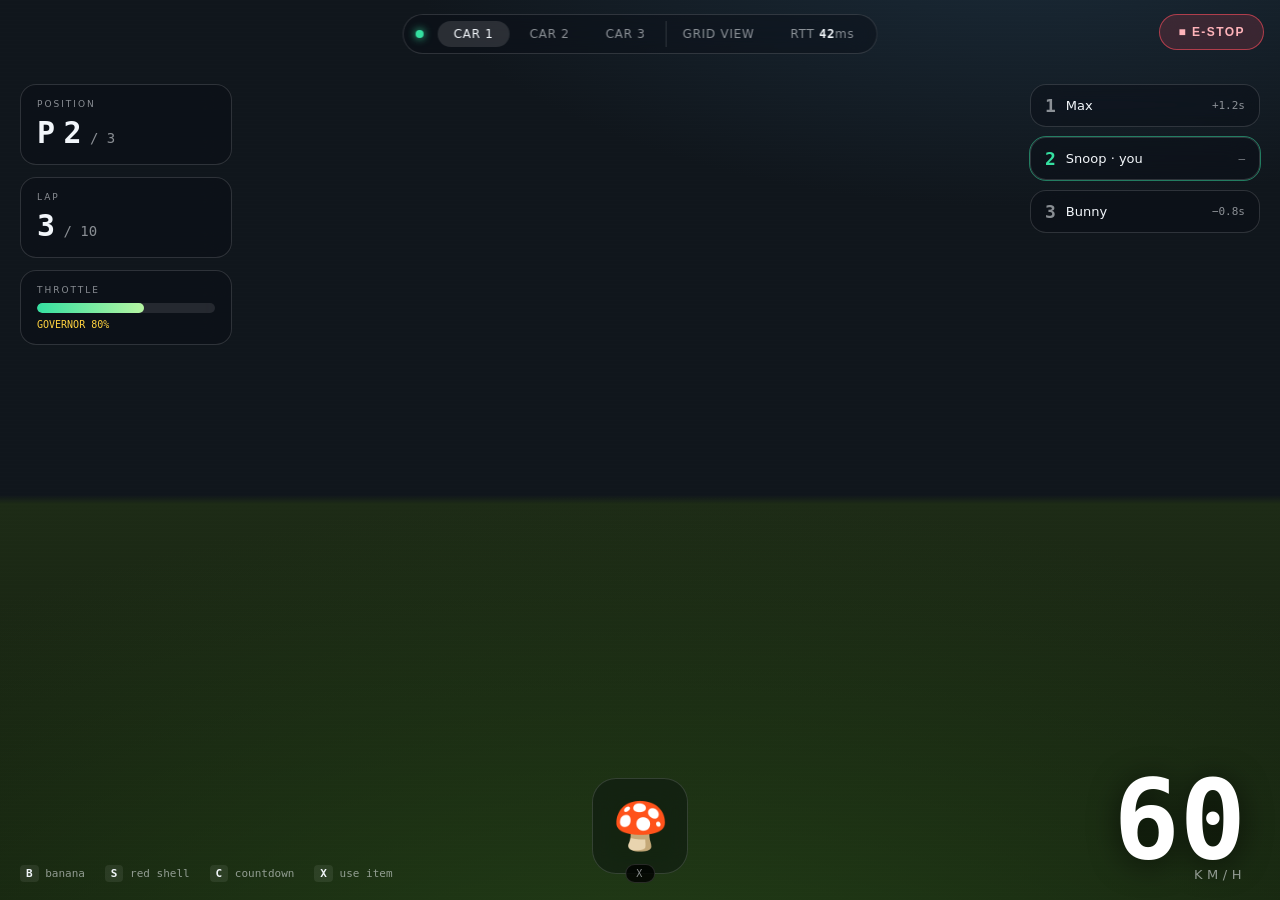
<file: design/sketches/glass.html>
<!doctype html>
<html lang="en">
<head>
<meta charset="utf-8">
<meta name="viewport" content="width=device-width, initial-scale=1">
<title>Garden Kart · Concept B “Glass” — video-first HUD</title>
<style>
  /* ── Concept B: GLASS ────────────────────────────────────
     Stance: the FPV feed IS the interface. Full-bleed video,
     everything else is frosted glass floating on top. Minimal ink. */
  :root{
    --fg:#f2f6fa; --dim:rgba(242,246,250,.55);
    --glass:rgba(10,14,20,.42); --line:rgba(255,255,255,.14);
    --accent:#35e0a1; --bad:#ff4d5e; --warn:#ffd23f;
    --font:"Segoe UI",system-ui,-apple-system,Roboto,sans-serif;
    --mono:"Cascadia Code","Consolas",ui-monospace,monospace;
  }
  *{box-sizing:border-box;margin:0;padding:0}
  html,body{height:100%}
  body{font-family:var(--font);color:var(--fg);overflow:hidden;
       background:
         radial-gradient(140% 100% at 50% 115%, #234017 0%, transparent 60%),
         radial-gradient(90% 60% at 80% -10%, #1b2c3a 0%, transparent 55%),
         linear-gradient(#10161c 55%, #1d2b16 56%, #131d0e 100%)}
  .grain{position:fixed;inset:0;pointer-events:none;opacity:.5;
    background:repeating-linear-gradient(0deg,transparent 0 3px,rgba(255,255,255,.015) 3px 4px)}

  .glass{background:var(--glass);border:1px solid var(--line);border-radius:16px;
         backdrop-filter:blur(14px) saturate(1.2);-webkit-backdrop-filter:blur(14px)}

  /* top bar: one slim glass strip */
  .top{position:fixed;top:14px;left:50%;transform:translateX(-50%);
       display:flex;gap:4px;align-items:center;padding:6px;border-radius:99px;z-index:10}
  .top .seg{padding:6px 16px;border-radius:99px;font-size:12px;letter-spacing:.06em;color:var(--dim);
            cursor:pointer;transition:.15s;white-space:nowrap}
  .top .seg.on{background:rgba(255,255,255,.12);color:var(--fg)}
  .top .seg b{font-family:var(--mono);color:var(--fg)}
  .dot{width:8px;height:8px;border-radius:50%;background:var(--accent);
       box-shadow:0 0 8px var(--accent);margin:0 10px 0 6px}

  /* speed: giant, bottom-right, no chrome at all */
  .speed{position:fixed;right:34px;bottom:18px;text-align:right;pointer-events:none;z-index:5}
  .speed .num{font-family:var(--mono);font-weight:800;font-size:110px;line-height:.85;
    color:#fff;text-shadow:0 4px 30px rgba(0,0,0,.65)}
  .speed .unit{font-size:13px;color:var(--dim);letter-spacing:.35em}

  /* left column: lap / position / throttle, each its own pill */
  .left{position:fixed;left:20px;top:84px;bottom:20px;display:flex;flex-direction:column;
        gap:12px;width:212px;z-index:10}
  .pill{padding:14px 16px}
  .pill .lbl{font-size:9px;letter-spacing:.22em;color:var(--dim);margin-bottom:6px}
  .pill .big{font-family:var(--mono);font-size:30px;font-weight:700}
  .pill .big small{font-size:14px;color:var(--dim);font-weight:400}
  .throttle{height:10px;border-radius:5px;background:rgba(255,255,255,.1);overflow:hidden;margin-top:8px}
  .throttle i{display:block;height:100%;width:62%;border-radius:5px;
              background:linear-gradient(90deg,var(--accent),#b6f5a2);transition:width .3s}
  .govtag{font-family:var(--mono);font-size:10px;color:var(--warn);margin-top:6px}

  /* item: bottom-center stage */
  .item{position:fixed;left:50%;bottom:26px;transform:translateX(-50%);z-index:10;
        width:96px;height:96px;border-radius:24px;display:grid;place-items:center;font-size:46px;
        cursor:pointer;transition:transform .15s}
  .item:hover{transform:translateX(-50%) scale(1.06)}
  .item .use{position:absolute;bottom:-10px;left:50%;transform:translateX(-50%);
    font-family:var(--mono);font-size:10px;letter-spacing:.15em;padding:3px 10px;
    border-radius:99px;background:#000c;border:1px solid var(--line);color:var(--dim)}

  /* right rail: opponents as minimal bars */
  .right{position:fixed;right:20px;top:84px;width:230px;display:flex;flex-direction:column;
         gap:10px;z-index:10}
  .opp{padding:10px 14px;display:grid;grid-template-columns:auto 1fr auto;gap:10px;align-items:center}
  .opp .rank{font-family:var(--mono);font-weight:800;font-size:18px;color:var(--dim)}
  .opp.me .rank{color:var(--accent)}
  .opp .who{font-size:13px}
  .opp .gap{font-family:var(--mono);font-size:11px;color:var(--dim)}
  .opp.me{outline:1px solid rgba(53,224,161,.5)}

  /* e-stop: discreet but reachable */
  .esp{position:fixed;top:14px;right:16px;z-index:20;padding:10px 18px;border-radius:99px;
       background:rgba(255,77,94,.16);border:1px solid rgba(255,77,94,.6);color:#ffb3ba;
       font-weight:700;letter-spacing:.12em;font-size:12px;cursor:pointer;backdrop-filter:blur(10px)}
  .esp:hover{background:rgba(255,77,94,.35)}

  /* countdown overlay */
  .count{position:fixed;inset:0;display:none;place-items:center;z-index:30;background:rgba(0,0,0,.35)}
  .count .n{font-family:var(--mono);font-size:180px;font-weight:800;text-shadow:0 0 60px #000}
  /* item-hit flash */
  .flash{position:fixed;inset:0;pointer-events:none;z-index:25;opacity:0}
  .flash.banana{background:radial-gradient(60% 60% at 50% 100%,rgba(255,210,63,.35),transparent)}
  .flash.shell{background:radial-gradient(80% 80% at 50% 50%,rgba(255,77,94,.5),transparent)}
  .flash.go{animation:fl 1.6s}
  @keyframes fl{0%,100%{opacity:0}20%{opacity:1}70%{opacity:.8}}

  .hint{position:fixed;left:20px;bottom:20px;font-family:var(--mono);font-size:11px;
        color:var(--dim);z-index:10}
  .hint b{color:var(--fg);background:rgba(255,255,255,.08);padding:2px 6px;border-radius:4px}
</style>
</head>
<body>
<div class="grain"></div>

<nav class="top glass">
  <span class="dot"></span>
  <span class="seg on">CAR 1</span>
  <span class="seg">CAR 2</span>
  <span class="seg">CAR 3</span>
  <span class="seg" style="border-left:1px solid var(--line);border-radius:0">GRID VIEW</span>
  <span class="seg" id="lat">RTT <b>42</b>ms</span>
</nav>

<button class="esp" id="esp">■ E-STOP</button>

<section class="left">
  <div class="pill glass">
    <div class="lbl">POSITION</div>
    <div class="big">P<small> </small><span id="place">2</span><small> / 3</small></div>
  </div>
  <div class="pill glass">
    <div class="lbl">LAP</div>
    <div class="big"><span id="lap">3</span><small> / 10</small></div>
  </div>
  <div class="pill glass">
    <div class="lbl">THROTTLE</div>
    <div class="throttle"><i id="thr"></i></div>
    <div class="govtag" id="gov">GOVERNOR 80%</div>
  </div>
</section>

<section class="right" id="opp">
  <div class="opp glass"><span class="rank">1</span><span class="who">Max</span><span class="gap">+1.2s</span></div>
  <div class="opp glass me"><span class="rank">2</span><span class="who">Snoop · you</span><span class="gap">—</span></div>
  <div class="opp glass"><span class="rank">3</span><span class="who">Bunny</span><span class="gap">−0.8s</span></div>
</section>

<div class="speed"><div class="num" id="spd">62</div><div class="unit">KM/H</div></div>

<div class="item glass" id="item" title="click or X">🍄<span class="use">X</span></div>

<div class="count" id="count"><div class="n">3</div></div>
<div class="flash" id="flash"></div>

<div class="hint"><b>B</b> banana &nbsp; <b>S</b> red shell &nbsp; <b>C</b> countdown &nbsp; <b>X</b> use item</div>

<script>
const $=s=>document.querySelector(s);
let v=62;
setInterval(()=>{v=Math.max(0,Math.min(97,v+(Math.random()*7-3.2)));
  $('#spd').textContent=Math.round(v);$('#thr').style.width=v+'%';},300);
setInterval(()=>{$('#lat').innerHTML='RTT <b>'+(38+Math.round(Math.random()*10))+'</b>ms';},1100);

const flash=k=>{const f=$('#flash');f.className='flash '+k;void f.offsetWidth;f.classList.add('go');};
$('#item').onclick=()=>{$('#gov').textContent='BOOST! 100% UNLOCKED';$('#gov').style.color='var(--accent)';
  flash('banana');setTimeout(()=>{$('#gov').textContent='GOVERNOR 80%';$('#gov').style.color='';},4000);};
addEventListener('keydown',e=>{
  const k=e.key.toLowerCase();
  if(k==='x')$('#item').click();
  if(k==='b'){flash('banana');}
  if(k==='s'){flash('shell');}
  if(k==='c'){const c=$('#count');let n=3;c.style.display='grid';c.querySelector('.n').textContent=n;
    const t=setInterval(()=>{n--;if(n<=0){clearInterval(t);c.style.display='none';}
      else c.querySelector('.n').textContent=n;},900);}
});
$('#esp').onclick=()=>$('#esp').textContent=$('#esp').textContent.includes('■')?'▶ RESUME':'■ E-STOP';
</script>
</body>
</html>
</file>
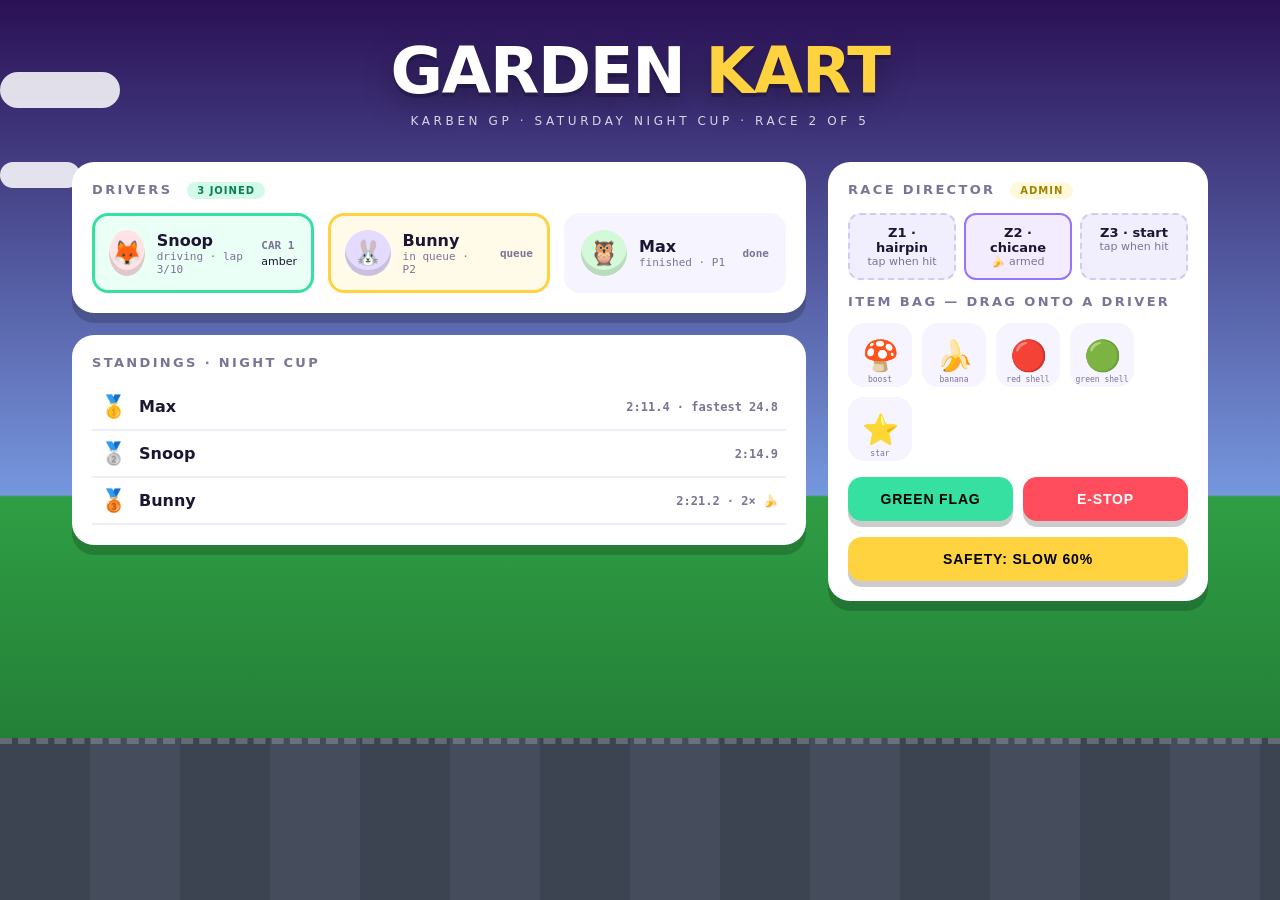
<file: design/sketches/pitlane.html>
<!doctype html>
<html lang="en">
<head>
<meta charset="utf-8">
<meta name="viewport" content="width=device-width, initial-scale=1">
<title>Garden Kart · Concept C “Pitlane” — lobby & race-director console</title>
<style>
  /* ── Concept C: PITLANE ──────────────────────────────────
     Stance: the PARTY side of the hybrid. This is the lobby +
     race-director console drivers see between sessions. Chunky,
     playful, Mario-Kart energy — driving itself stays in A/B. */
  :root{
    --sky1:#2b1055; --sky2:#7597de; --grass:#2f9e44; --grass2:#1c6b2f;
    --card:#ffffff; --ink:#1c1533; --dim:#7c7496;
    --red:#ff4d5e; --yellow:#ffd23f; --green:#35e0a1; --blue:#4dabf7; --purple:#9775fa;
    --font:"Segoe UI",system-ui,-apple-system,Roboto,sans-serif;
    --mono:"Cascadia Code","Consolas",ui-monospace,monospace;
    --shadow:0 10px 0 rgba(0,0,0,.18);
  }
  *{box-sizing:border-box;margin:0;padding:0}
  body{font-family:var(--font);color:var(--ink);min-height:100vh;overflow-x:hidden;
       background:linear-gradient(var(--sky1),var(--sky2) 55%,var(--grass) 55.2%,var(--grass2))}
  .road{position:fixed;left:0;right:0;bottom:0;height:18vh;
        background:repeating-linear-gradient(90deg,#3d4451 0 90px,#454d5c 90px 180px);
        border-top:6px dashed #fff3}

  header{text-align:center;padding:34px 16px 8px;position:relative}
  h1{font-size:clamp(34px,6vw,64px);font-weight:900;letter-spacing:-.02em;color:#fff;
     text-shadow:0 4px 0 #00000033, 0 10px 30px rgba(0,0,0,.35)}
  h1 em{font-style:normal;color:var(--yellow)}
  .sub{color:#ffffffcc;margin-top:6px;letter-spacing:.3em;font-size:12px;text-transform:uppercase}
  .cloud{position:absolute;background:#fff;border-radius:99px;opacity:.85;animation:drift linear infinite}
  @keyframes drift{from{transform:translateX(-15vw)}to{transform:translateX(115vw)}}

  main{display:grid;grid-template-columns:1fr 380px;gap:22px;max-width:1180px;
       margin:26px auto 60px;padding:0 22px;position:relative}

  .panel{background:var(--card);border-radius:22px;box-shadow:var(--shadow);padding:20px}
  .panel h2{font-size:13px;letter-spacing:.18em;text-transform:uppercase;color:var(--dim);
            margin-bottom:14px}

  /* drivers */
  .drivers{display:grid;grid-template-columns:repeat(auto-fill,minmax(210px,1fr));gap:14px}
  .driver{border-radius:16px;padding:14px;display:flex;gap:12px;align-items:center;
          border:3px solid transparent;background:#f6f4ff;transition:.15s;cursor:pointer}
  .driver:hover{transform:translateY(-2px)}
  .driver.sel{border-color:var(--green);background:#eafff5}
  .driver.wait{border-color:var(--yellow);background:#fffbe8}
  .face{width:46px;height:46px;border-radius:50%;display:grid;place-items:center;font-size:24px;
        box-shadow:inset 0 -6px 0 rgba(0,0,0,.12)}
  .driver .nm{font-weight:800}
  .driver .st{font-size:11px;color:var(--dim);font-family:var(--mono)}
  .carpick{margin-left:auto;display:flex;flex-direction:column;gap:3px}
  .carpick b{font-size:11px;font-family:var(--mono);color:var(--dim)}

  /* RD console */
  .rd .zone{display:grid;grid-template-columns:repeat(3,1fr);gap:8px;margin-bottom:14px}
  .rd .zonehit{border-radius:12px;background:#f1eefe;padding:10px;text-align:center;cursor:grab;
               border:2px dashed #d4ccee;font-size:11px;color:var(--dim)}
  .rd .zonehit:hover{border-color:var(--purple)}
  .rd .zonehit.armed{border-style:solid;border-color:var(--purple);background:#f3ecff}
  .rd .zonehit .z{font-weight:800;color:var(--ink);font-size:13px}
  .items{display:flex;gap:10px;flex-wrap:wrap}
  .gitem{width:64px;height:64px;border-radius:16px;display:grid;place-items:center;font-size:30px;
         background:#f6f4ff;cursor:grab;transition:.15s;position:relative}
  .gitem:hover{transform:scale(1.08) rotate(-3deg)}
  .gitem small{position:absolute;bottom:3px;font-size:8px;font-family:var(--mono);color:var(--dim)}
  .rdrow{display:flex;gap:10px;margin-top:16px}
  .btn{flex:1;border:none;border-radius:14px;padding:14px;font-weight:900;font-size:14px;
       letter-spacing:.06em;cursor:pointer;box-shadow:0 6px 0 rgba(0,0,0,.2);transition:.1s}
  .btn:active{transform:translateY(4px);box-shadow:0 2px 0 rgba(0,0,0,.2)}
  .btn.go{background:var(--green)} .btn.warn{background:var(--yellow)} .btn.stop{background:var(--red);color:#fff}

  /* standings */
  .stand li{list-style:none;display:flex;align-items:center;gap:12px;padding:10px 8px;
            border-bottom:2px solid #f0edfa;font-weight:600}
  .medal{font-size:22px}
  .stand .t{margin-left:auto;font-family:var(--mono);font-size:12px;color:var(--dim)}
  .badge{display:inline-block;font-size:10px;font-weight:800;padding:3px 10px;border-radius:99px;
         letter-spacing:.1em}
  .b-green{background:#d3f9e8;color:#087f5b}.b-yellow{background:#fff9db;color:#a08300}
  .b-red{background:#ffe3e6;color:#c92a3a}

  /* item fly-across animation layer */
  #fly{position:fixed;inset:0;pointer-events:none;z-index:50}
  #fly span{position:absolute;font-size:44px;animation:fly 1.2s ease-in forwards}
  @keyframes fly{from{transform:translate(0,0) rotate(0)}to{transform:translate(60vw,-30vh) rotate(360deg);opacity:0}}

  @media (max-width:900px){main{grid-template-columns:1fr}}
</style>
</head>
<body>
<div class="road"></div>
<div class="cloud" style="top:8%;width:120px;height:36px;animation-duration:60s"></div>
<div class="cloud" style="top:18%;width:80px;height:26px;animation-duration:85s;animation-delay:-30s"></div>

<header>
  <h1>GARDEN <em>KART</em></h1>
  <div class="sub">Karben GP · Saturday Night Cup · Race 2 of 5</div>
</header>

<main>
  <div>
    <section class="panel">
      <h2>Drivers <span class="badge b-green" style="margin-left:8px">3 JOINED</span></h2>
      <div class="drivers" id="drivers">
        <div class="driver sel"><div class="face" style="background:#ffe3e6">🦊</div>
          <div><div class="nm">Snoop</div><div class="st">driving · lap 3/10</div></div>
          <div class="carpick"><b>CAR 1</b><span style="font-size:11px">amber</span></div></div>
        <div class="driver wait"><div class="face" style="background:#e5dbff">🐰</div>
          <div><div class="nm">Bunny</div><div class="st">in queue · P2</div></div>
          <div class="carpick"><b>queue</b></div></div>
        <div class="driver"><div class="face" style="background:#d3f9d8">🦉</div>
          <div><div class="nm">Max</div><div class="st">finished · P1</div></div>
          <div class="carpick"><b>done</b></div></div>
      </div>
    </section>

    <section class="panel" style="margin-top:22px">
      <h2>Standings · Night Cup</h2>
      <ol class="stand">
        <li><span class="medal">🥇</span> Max <span class="t">2:11.4 · fastest 24.8</span></li>
        <li><span class="medal">🥈</span> Snoop <span class="t">2:14.9</span></li>
        <li><span class="medal">🥉</span> Bunny <span class="t">2:21.2 · 2× 🍌</span></li>
      </ol>
    </section>
  </div>

  <aside class="panel rd">
    <h2>Race Director <span class="badge b-yellow" style="margin-left:8px">ADMIN</span></h2>
    <div class="zone">
      <div class="zonehit" data-z="1"><div class="z">Z1 · hairpin</div>tap when hit</div>
      <div class="zonehit armed" data-z="2"><div class="z">Z2 · chicane</div>🍌 armed</div>
      <div class="zonehit" data-z="3"><div class="z">Z3 · start</div>tap when hit</div>
    </div>
    <h2>Item bag — drag onto a driver</h2>
    <div class="items">
      <div class="gitem" draggable="true" data-i="🍄">🍄<small>boost</small></div>
      <div class="gitem" draggable="true" data-i="🍌">🍌<small>banana</small></div>
      <div class="gitem" draggable="true" data-i="🔴">🔴<small>red shell</small></div>
      <div class="gitem" draggable="true" data-i="🟢">🟢<small>green shell</small></div>
      <div class="gitem" draggable="true" data-i="⭐">⭐<small>star</small></div>
    </div>
    <div class="rdrow">
      <button class="btn go" id="green">GREEN FLAG</button>
      <button class="btn stop" id="estop">E-STOP</button>
    </div>
    <div class="rdrow">
      <button class="btn warn" id="slow">SAFETY: SLOW 60%</button>
    </div>
  </aside>
</main>

<div id="fly"></div>

<script>
const $=s=>document.querySelector(s);
document.querySelectorAll('.driver').forEach(d=>d.onclick=()=>{
  document.querySelectorAll('.driver').forEach(x=>x.classList.remove('sel'));
  d.classList.add('sel');});
document.querySelectorAll('.zonehit').forEach(z=>z.onclick=()=>{
  z.classList.toggle('armed');
  z.innerHTML=z.classList.contains('armed')
    ? `<div class="z">${z.querySelector('.z').textContent}</div>🍌 armed`
    : `${z.dataset.zname||'tap when hit'}`;
  if(!z.classList.contains('armed')) z.innerHTML=`<div class="z">${['Z1 · hairpin','Z2 · chicane','Z3 · start'][z.dataset.z-1]}</div>tap when hit`;
});
// drag item onto driver -> effect fly-across
document.querySelectorAll('.gitem').forEach(g=>{
  g.addEventListener('dragstart',e=>e.dataTransfer.setData('text/plain',g.dataset.i));
  g.addEventListener('click',()=>fire(g.dataset.i,$('.driver.sel')));
});
document.querySelectorAll('.driver').forEach(d=>{
  d.addEventListener('dragover',e=>e.preventDefault());
  d.addEventListener('drop',e=>{e.preventDefault();fire(e.dataTransfer.getData('text/plain'),d);});
});
function fire(i,d){
  const s=document.createElement('span');s.textContent=i;
  const r=d.getBoundingClientRect();s.style.left=r.left+'px';s.style.top=r.top+'px';
  $('#fly').append(s);setTimeout(()=>s.remove(),1200);
  const st=d.querySelector('.st');st.textContent='🍄 boost!'==='x'?st.textContent:
    i==='🍌'?'BANANA! steer limit 3s':i==='🔴'?'RED SHELL incoming':i==='🍄'?'BOOST 100%':'item used';
  setTimeout(()=>st.textContent='in queue · P2',3000);
}
$('#green').onclick=()=>{document.querySelector('header .sub').textContent='GREEN FLAG — GO GO GO';
  document.querySelectorAll('.driver').forEach(d=>d.classList.remove('wait'));};
$('#estop').onclick=()=>{const b=$('#estop');b.textContent=b.textContent==='E-STOP'?'▶ RESUME RACE':'E-STOP';
  document.querySelector('header .sub').textContent=b.textContent==='E-STOP'?'E-STOP ENGAGED':'race paused';};
</script>
</body>
</html>
</file>
